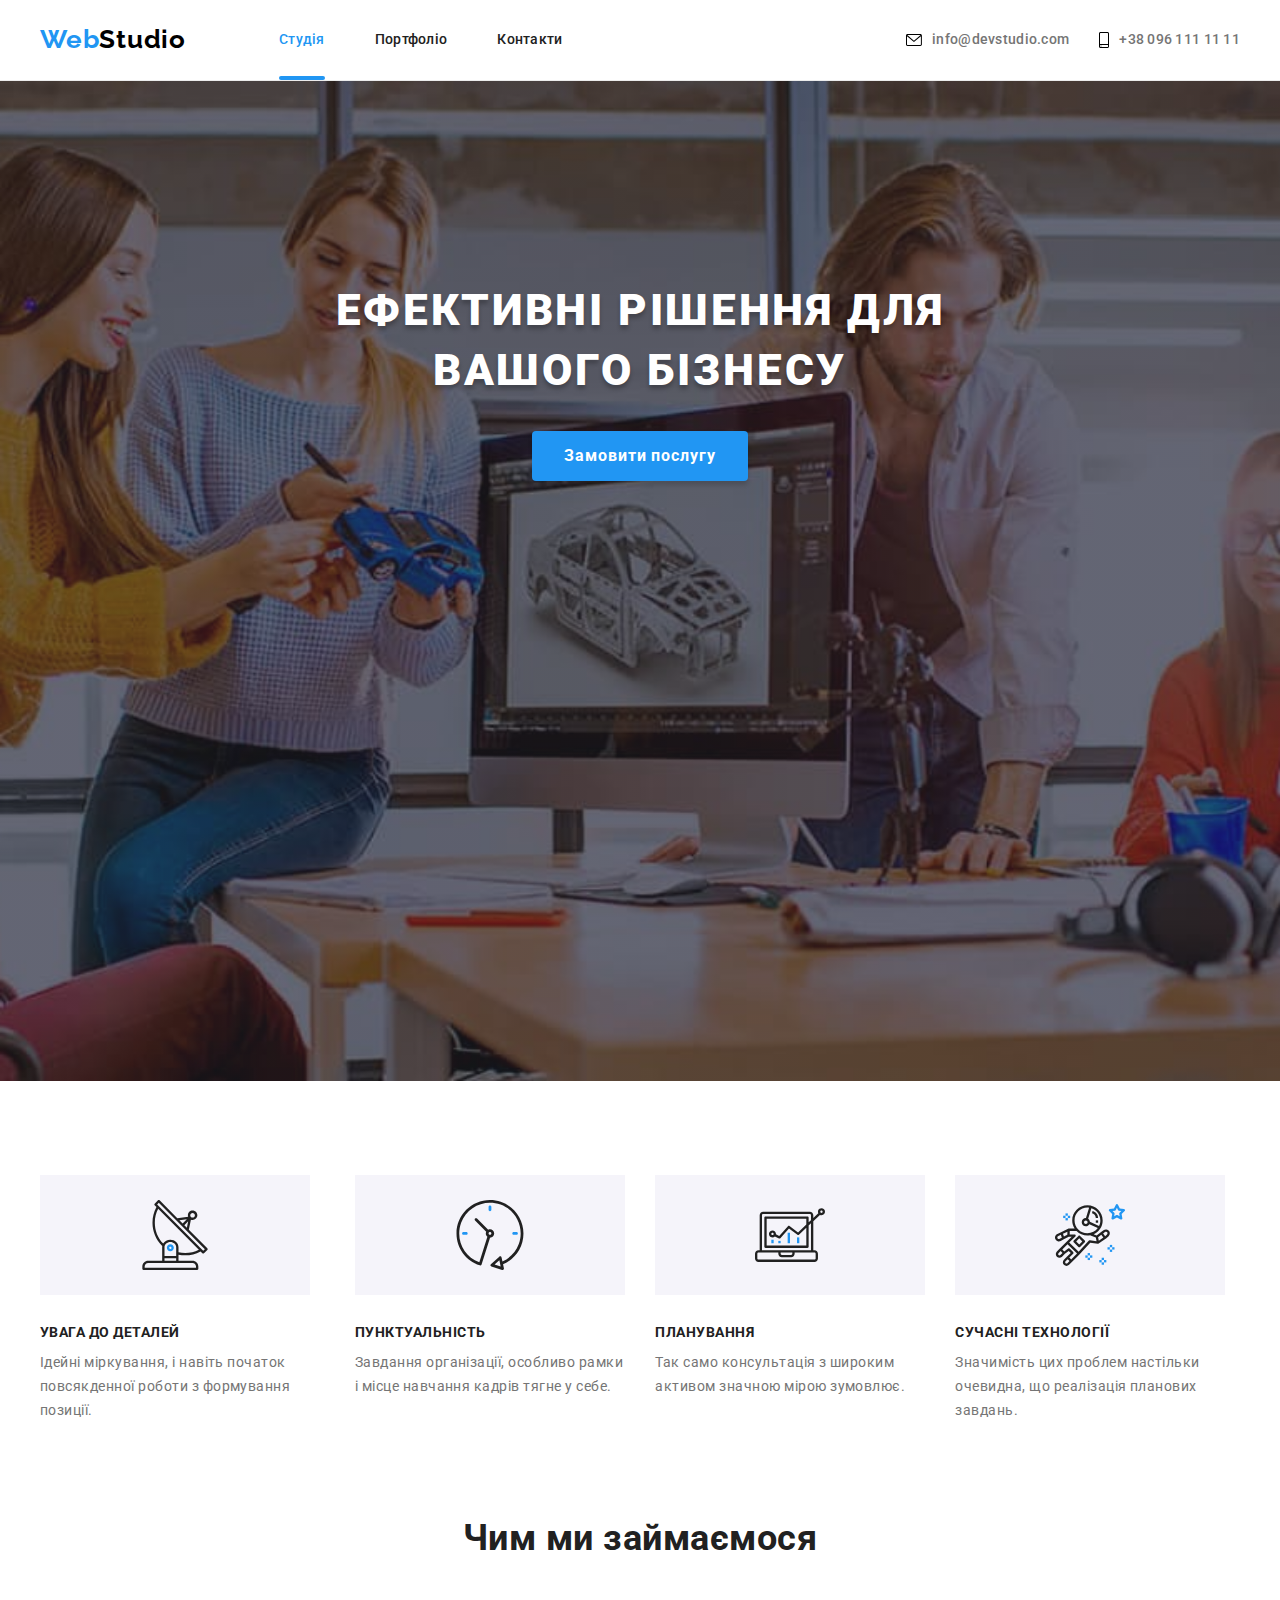
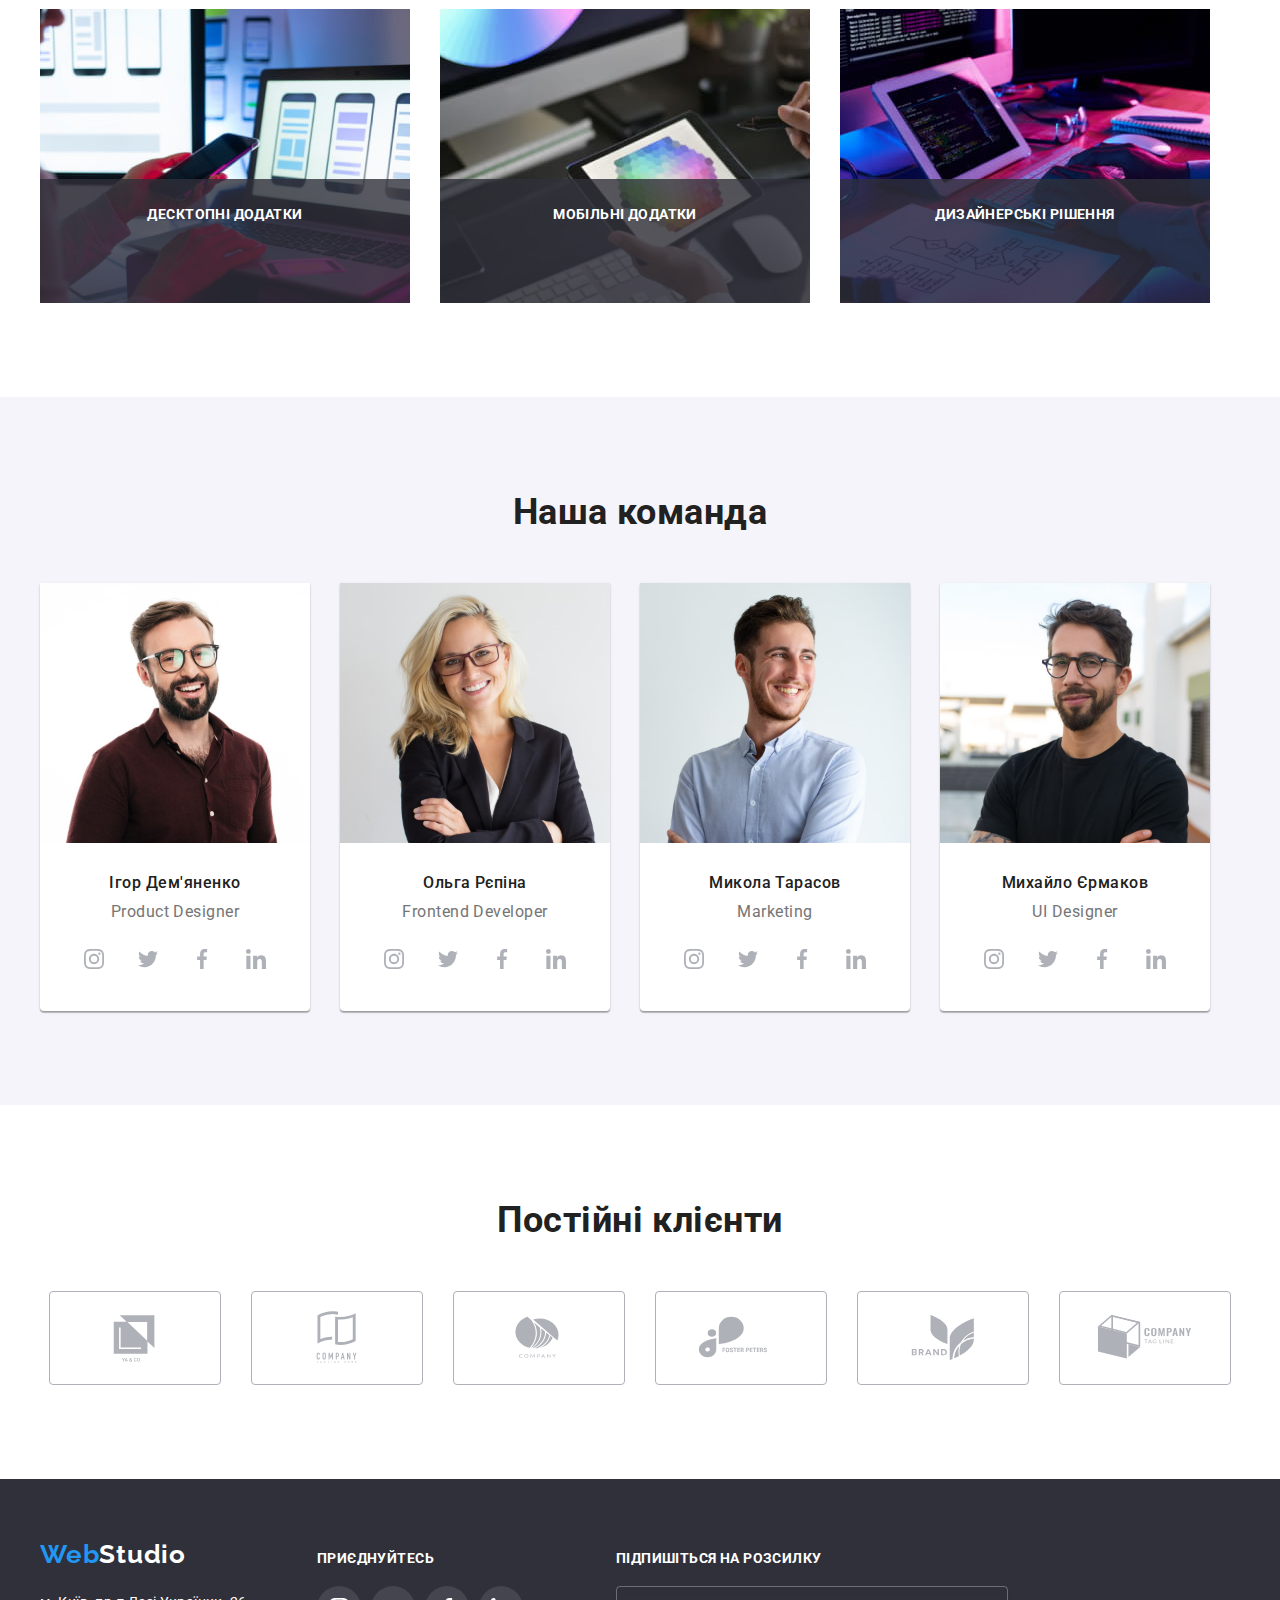
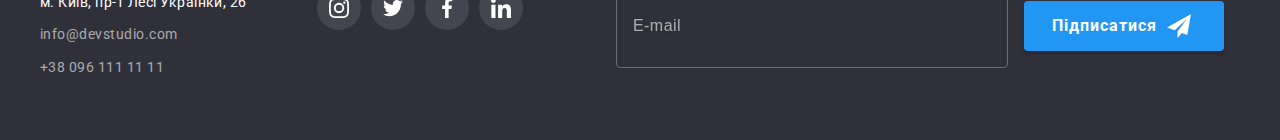
<file: index.html>
<!DOCTYPE html>
<html lang="Uk">
  <head>
    <meta charset="UTF-8" />
    <meta http-equiv="X-UA-Compatible" content="IE=edge" />
    <meta name="viewport" content="width=device-width, initial-scale=1.0" />
    <title>Студія</title>
    <!-- Fonts -->
    <link rel="preconnect" href="https://fonts.googleapis.com" />
    <link rel="preconnect" href="https://fonts.gstatic.com" crossorigin />
    <link
      href="https://fonts.googleapis.com/css2?family=Raleway:wght@700&family=Roboto:wght@400;500;700;900&display=swap"
      rel="stylesheet"
    />
    <!-- Modern-normalize CSS -->
    <link
      rel="stylesheet"
      href="https://cdnjs.cloudflare.com/ajax/libs/modern-normalize/1.1.0/modern-normalize.min.css"
      integrity="sha512-wpPYUAdjBVSE4KJnH1VR1HeZfpl1ub8YT/NKx4PuQ5NmX2tKuGu6U/JRp5y+Y8XG2tV+wKQpNHVUX03MfMFn9Q=="
      crossorigin="anonymous"
      referrerpolicy="no-referrer"
    />
    <!-- My CSS -->
    <link rel="stylesheet" href="./css/styles.css" />
  </head>
  <body>
    <!--
      |============================
      | Верхня лінія сторінки Студія
      |============================
    -->

    <header class="header">
      <div class="container header-flex">
        <a href="./index.html" class="logo-web">Web<span class="logo-studio">Studio</span></a>
        <nav class="nav">
          <ul class="nav-list">
            <li class="item"><a class="current" href="./index.html">Студія</a></li>
            <li class="item"><a href="./portfolio.html">Портфоліо</a></li>
            <li class="item"><a href="">Контакти</a></li>
          </ul>
        </nav>
        <ul class="contacts">
          <li class="contacts-item">
            <a class="mail" href="mailto:info@devstudio.com">
              <svg class="envelope" width="16" height="12">
                <use href="./images/sprite-icons.svg#icon-envelope"></use>
              </svg>
              info@devstudio.com
            </a>
          </li>
          <li class="contacts-item">
            <a class="tel" href="tel:+380961111111">
              <svg class="smartphone" width="10" height="16">
                <use href="./images/sprite-icons.svg#icon-smartphone"></use>
              </svg>
              +38 096 111 11 11</a
            >
          </li>
        </ul>
      </div>
    </header>

    <!--
    |============================
    | Основний контент сторінки Студія 
    |============================
      -->

    <main>
      <!--
        |============================
        | Герой (шапка) сторінки 
        |============================
      -->
      <section class="hero">
        <h1 class="hero-title">Ефективні рішення для вашого бізнесу</h1>
        <button type="button" class="button" data-modal-open>Замовити послугу</button>
      </section>

      <!--
        |============================
        | Особливості
        |============================
      -->

      <section class="section-features">
        <div class="container">
          <h2 class="visually-hidden">Особливості</h2>
          <ul class="feature-list">
            <li class="item">
              <div class="feature-box">
                <svg class="feature-icons" width="70" height="70">
                  <use href="./images/sprite-icons.svg#icon-antenna"></use>
                </svg>
              </div>
              <h3 class="subtitle">Увага до деталей</h3>
              <p>Ідейні міркування, і навіть початок повсякденної роботи з формування позиції.</p>
            </li>
            <li class="item">
              <div class="feature-box">
                <svg class="feature-icons" width="70" height="70">
                  <use href="./images/sprite-icons.svg#icon-clock"></use>
                </svg>
              </div>
              <h3 class="subtitle">Пунктуальність</h3>
              <p>Завдання організації, особливо рамки і місце навчання кадрів тягне у себе.</p>
            </li>
            <li class="item">
              <div class="feature-box">
                <svg class="feature-icons" width="70" height="70">
                  <use href="./images/sprite-icons.svg#icon-diagram"></use>
                </svg>
              </div>
              <h3 class="subtitle">Планування</h3>
              <p>Так само консультація з широким активом значною мірою зумовлює.</p>
            </li>
            <li class="item">
              <div class="feature-box">
                <svg class="feature-icons" width="70" height="70">
                  <use href="./images/sprite-icons.svg#icon-astronaut"></use>
                </svg>
              </div>
              <h3 class="subtitle">Сучасні технології</h3>
              <p>Значимість цих проблем настільки очевидна, що реалізація планових завдань.</p>
            </li>
          </ul>
        </div>
      </section>

      <!--
        |============================
        | Чим ми займаємося
        |============================
      -->

      <section class="section-work">
        <div class="container">
          <h2>Чим ми займаємося</h2>
          <ul class="work-list">
            <li class="item">
              <div class="work-thumb">
                <img
                  src="./images/box-1.jpg"
                  alt="Жінка користується телефоном та ноутбуком"
                  width="370"
                  height="294"
                />
                <p>Десктопні додатки</p>
              </div>
            </li>
            <li class="item">
              <div class="work-thumb">
                <img
                  src="./images/box-2.jpg"
                  alt="Дизайнер використовує планшет"
                  width="370"
                  height="294"
                />
                <p>Мобільні додатки</p>
              </div>
            </li>
            <li class="item">
              <div class="work-thumb">
                <img
                  src="./images/box-3.jpg"
                  alt="Чоловік займається програмуванням"
                  width="370"
                  height="294"
                />
                <p>Дизайнерські рішення</p>
              </div>
            </li>
          </ul>
        </div>
      </section>

      <!--
        |============================
        | Наша команда
        |============================
      -->

      <section class="section-team">
        <div class="container">
          <h2>Наша команда</h2>
          <ul class="team-list">
            <li class="item">
              <img src="./images/card-1.jpg" alt="Ігор Дем'яненко" width="270" height="260" />
              <div class="team-name">
                <h3>Ігор Дем'яненко</h3>
                <p lang="En">Product Designer</p>
                <ul class="social-list">
                  <li class="social-item">
                    <a
                      href="https://www.instagram.com/"
                      class="social-link"
                      target="_blank"
                      rel="nofollow noopener noreffer"
                    >
                      <svg class="social-icons" width="20" height="20">
                        <use href="./images/sprite-icons.svg#icon-instagram"></use>
                      </svg>
                    </a>
                  </li>
                  <li class="social-item">
                    <a
                      href="https://www.twitter.com/"
                      class="social-link"
                      target="_blank"
                      rel="nofollow noopener noreffer"
                    >
                      <svg class="social-icons" width="20" height="20">
                        <use href="./images/sprite-icons.svg#icon-twitter"></use>
                      </svg>
                    </a>
                  </li>
                  <li class="social-item">
                    <a
                      href="https://www.facebook.com/"
                      class="social-link"
                      target="_blank"
                      rel="nofollow noopener noreffer"
                    >
                      <svg class="social-icons" width="20" height="20">
                        <use href="./images/sprite-icons.svg#icon-facebook"></use>
                      </svg>
                    </a>
                  </li>
                  <li class="social-item">
                    <a
                      href="https://www.linkedin.com/"
                      class="social-link"
                      target="_blank"
                      rel="nofollow noopener noreffer"
                    >
                      <svg class="social-icons" width="20" height="20">
                        <use href="./images/sprite-icons.svg#icon-linkedin"></use>
                      </svg>
                    </a>
                  </li>
                </ul>
              </div>
            </li>

            <li class="item">
              <img src="./images/card-2.jpg" alt="Ольга Рєпіна" width="270" height="260" />
              <div class="team-name">
                <h3>Ольга Рєпіна</h3>
                <p lang="En">Frontend Developer</p>
                <ul class="social-list">
                  <li class="social-item">
                    <a
                      href="https://www.instagram.com/"
                      class="social-link"
                      target="_blank"
                      rel="nofollow noopener noreffer"
                    >
                      <svg class="social-icons" width="20" height="20">
                        <use href="./images/sprite-icons.svg#icon-instagram"></use>
                      </svg>
                    </a>
                  </li>
                  <li class="social-item">
                    <a
                      href="https://www.twitter.com/"
                      class="social-link"
                      target="_blank"
                      rel="nofollow noopener noreffer"
                    >
                      <svg class="social-icons" width="20" height="20">
                        <use href="./images/sprite-icons.svg#icon-twitter"></use>
                      </svg>
                    </a>
                  </li>
                  <li class="social-item">
                    <a
                      href="https://www.facebook.com/"
                      class="social-link"
                      target="_blank"
                      rel="nofollow noopener noreffer"
                    >
                      <svg class="social-icons" width="20" height="20">
                        <use href="./images/sprite-icons.svg#icon-facebook"></use>
                      </svg>
                    </a>
                  </li>
                  <li class="social-item">
                    <a
                      href="https://www.linkedin.com/"
                      class="social-link"
                      target="_blank"
                      rel="nofollow noopener noreffer"
                    >
                      <svg class="social-icons" width="20" height="20">
                        <use href="./images/sprite-icons.svg#icon-linkedin"></use>
                      </svg>
                    </a>
                  </li>
                </ul>
              </div>
            </li>

            <li class="item">
              <img src="./images/card-3.jpg" alt="Микола Тарасов" width="270" height="260" />
              <div class="team-name">
                <h3>Микола Тарасов</h3>
                <p lang="En">Marketing</p>
                <ul class="social-list">
                  <li class="social-item">
                    <a
                      href="https://www.instagram.com/"
                      class="social-link"
                      target="_blank"
                      rel="nofollow noopener noreffer"
                    >
                      <svg class="social-icons" width="20" height="20">
                        <use href="./images/sprite-icons.svg#icon-instagram"></use>
                      </svg>
                    </a>
                  </li>
                  <li class="social-item">
                    <a
                      href="https://www.twitter.com/"
                      class="social-link"
                      target="_blank"
                      rel="nofollow noopener noreffer"
                    >
                      <svg class="social-icons" width="20" height="20">
                        <use href="./images/sprite-icons.svg#icon-twitter"></use>
                      </svg>
                    </a>
                  </li>
                  <li class="social-item">
                    <a
                      href="https://www.facebook.com/"
                      class="social-link"
                      target="_blank"
                      rel="nofollow noopener noreffer"
                    >
                      <svg class="social-icons" width="20" height="20">
                        <use href="./images/sprite-icons.svg#icon-facebook"></use>
                      </svg>
                    </a>
                  </li>
                  <li class="social-item">
                    <a
                      href="https://www.linkedin.com/"
                      class="social-link"
                      target="_blank"
                      rel="nofollow noopener noreffer"
                    >
                      <svg class="social-icons" width="20" height="20">
                        <use href="./images/sprite-icons.svg#icon-linkedin"></use>
                      </svg>
                    </a>
                  </li>
                </ul>
              </div>
            </li>

            <li class="item">
              <img src="./images/card-4.jpg" alt="Михайло Єрмаков" width="270" height="260" />
              <div class="team-name">
                <h3>Михайло Єрмаков</h3>
                <p lang="En">UI Designer</p>
                <ul class="social-list">
                  <li class="social-item">
                    <a
                      href="https://www.instagram.com/"
                      class="social-link"
                      target="_blank"
                      rel="nofollow noopener noreffer"
                    >
                      <svg class="social-icons" width="20" height="20">
                        <use href="./images/sprite-icons.svg#icon-instagram"></use>
                      </svg>
                    </a>
                  </li>
                  <li class="social-item">
                    <a
                      href="https://www.twitter.com/"
                      class="social-link"
                      target="_blank"
                      rel="nofollow noopener noreffer"
                    >
                      <svg class="social-icons" width="20" height="20">
                        <use href="./images/sprite-icons.svg#icon-twitter"></use>
                      </svg>
                    </a>
                  </li>
                  <li class="social-item">
                    <a
                      href="https://www.facebook.com/"
                      class="social-link"
                      target="_blank"
                      rel="nofollow noopener noreffer"
                    >
                      <svg class="social-icons" width="20" height="20">
                        <use href="./images/sprite-icons.svg#icon-facebook"></use>
                      </svg>
                    </a>
                  </li>
                  <li class="social-item">
                    <a
                      href="https://www.linkedin.com/"
                      class="social-link"
                      target="_blank"
                      rel="nofollow noopener noreffer"
                    >
                      <svg class="social-icons" width="20" height="20">
                        <use href="./images/sprite-icons.svg#icon-linkedin"></use>
                      </svg>
                    </a>
                  </li>
                </ul>
              </div>
            </li>
          </ul>
        </div>
      </section>

      <!--
        |============================
        | ПОСТІЙНІ КЛІЄНТИ
        |============================
      -->

      <section class="section-clients">
        <div class="container">
          <h2>Постійні клієнти</h2>
          <ul class="list">
            <li class="item">
              <a href="" class="link">
                <svg class="client-icons" width="106" height="60">
                  <use href="./images/sprite-icons.svg#icon-client-6"></use>
                </svg>
              </a>
            </li>
            <li class="item">
              <a href="" class="link">
                <svg class="client-icons" width="106" height="60">
                  <use href="./images/sprite-icons.svg#icon-client-5"></use>
                </svg>
              </a>
            </li>
            <li class="item">
              <a href="" class="link">
                <svg class="client-icons" width="106" height="60">
                  <use href="./images/sprite-icons.svg#icon-client-4"></use>
                </svg>
              </a>
            </li>
            <li class="item">
              <a href="" class="link">
                <svg class="client-icons" width="106" height="60">
                  <use href="./images/sprite-icons.svg#icon-client-3"></use>
                </svg>
              </a>
            </li>
            <li class="item">
              <a href="" class="link">
                <svg class="client-icons" width="106" height="60">
                  <use href="./images/sprite-icons.svg#icon-client-2"></use>
                </svg>
              </a>
            </li>
            <li class="item">
              <a href="" class="link">
                <svg class="client-icons" width="106" height="60">
                  <use href="./images/sprite-icons.svg#icon-client-1"></use>
                </svg>
              </a>
            </li>
          </ul>
        </div>
      </section>
    </main>

    <!--
      |============================
      | Підвал сторінки Студія
      |============================
    -->

    <footer class="footer">
      <div class="container footer-flex">
        <div>
          <a href="./index.html" class="logo-web">Web<span class="logo-studio">Studio</span></a>
          <address class="footer-address">
            <ul class="address-list">
              <li class="address-item">
                <a
                  class="address"
                  href="https://goo.gl/maps/hQi6V8cCwgHhLjm26"
                  target="_blank"
                  rel="nofollow noopener noreffer"
                  >м. Київ, пр-т Лесі Українки, 26</a
                >
              </li>
              <li class="address-item">
                <a href="mailto:info@devstudio.com">info@devstudio.com</a>
              </li>
              <li class="address-item"><a href="tel:+380961111111">+38 096 111 11 11</a></li>
            </ul>
          </address>
        </div>
        <div class="social">
          <p class="social-title">Приєднуйтесь</p>
          <ul class="list">
            <li class="item">
              <a
                href="https://www.instagram.com/"
                class="link"
                target="_blank"
                rel="nofollow noopener noreffer"
              >
                <svg class="social-icons" width="20" height="20">
                  <use href="./images/sprite-icons.svg#icon-instagram"></use>
                </svg>
              </a>
            </li>
            <li class="item">
              <a
                href="https://twitter.com/?lang=uk"
                class="link"
                target="_blank"
                rel="nofollow noopener noreffer"
                ><svg class="social-icons" width="20" height="20">
                  <use href="./images/sprite-icons.svg#icon-twitter"></use>
                </svg>
              </a>
            </li>
            <li class="item">
              <a
                href="https://www.facebook.com/"
                class="link"
                target="_blank"
                rel="nofollow noopener noreffer"
                ><svg class="social-icons" width="20" height="20">
                  <use href="./images/sprite-icons.svg#icon-facebook"></use>
                </svg>
              </a>
            </li>
            <li class="item">
              <a
                href="https://www.linkedin.com/"
                class="link"
                target="_blank"
                rel="nofollow noopener noreffer"
                ><svg class="social-icons" width="20" height="20">
                  <use href="./images/sprite-icons.svg#icon-linkedin"></use>
                </svg>
              </a>
            </li>
          </ul>
        </div>
        <form class="subscription" action="subscription">
          <p class="social-title">Підпишіться на розсилку</p>
          <label>
            <input class="email" name="email" type="email" placeholder="E-mail" />
          </label>

          <button class="button" type="submit">
            Підписатися
            <svg class="send" width="24" height="24">
              <use href="./images/sprite-icons.svg#send"></use>
            </svg>
          </button>
        </form>
      </div>
    </footer>

    <!--
      |============================
      | Модальне вікно
      |============================
    -->
    <div class="backdrop is-hidden" data-modal>
      <div class="modal">
        <form name="order">
          <h2>Залиште свої дані, ми вам передзвонимо</h2>
          <div class="form-field">
            <label for="name">Ім&#8217;я</label>
            <input class="text-field" type="text" name="name" id="name" />
            <svg class="form-icon" width="18" height="18">
              <use href="./images/sprite-icons.svg#person"></use>
            </svg>
          </div>

          <div class="form-field">
            <label for="tel">Телефон</label>
            <input class="text-field" type="tel" name="phone_number" id="tel" />
            <svg class="form-icon" width="18" height="18">
              <use href="./images/sprite-icons.svg#phone-black"></use>
            </svg>
          </div>

          <div class="form-field">
            <label for="email">Пошта</label>
            <input class="text-field" type="email" name="email" id="email" />
            <svg class="form-icon" width="18" height="18">
              <use href="./images/sprite-icons.svg#email-black"></use>
            </svg>
          </div>

          <div class="form-field">
            <label for="comment">Коментар</label>
            <textarea name="comment" id="comment" rows="5" placeholder="Введіть текст"></textarea>
          </div>

          <div class="licence">
            <label class="licence-lable" for="licence">
              <input class="checkbox" type="checkbox" name="licence" id="licence" />
              <span class="icon">
                <svg width="16" height="15">
                  <use href="./images/sprite-icons.svg#icon-check-full"></use>
                </svg>
              </span>
              Погоджуюся з розсилкою та приймаю <a class="licence-link" href="">Умови договору</a>
            </label>
          </div>

          <button class="btn" type="submit">Відправити</button>
        </form>

        <button class="close" type="button" data-modal-close>
          <svg class="modal-close" width="11" height="11">
            <use href="./images/sprite-icons.svg#icon-cross"></use>
          </svg>
        </button>
      </div>
    </div>

    <!-- Підключаємо модальне вікно -->

    <script src="./js/modal.js"></script>
  </body>
</html>
</file>
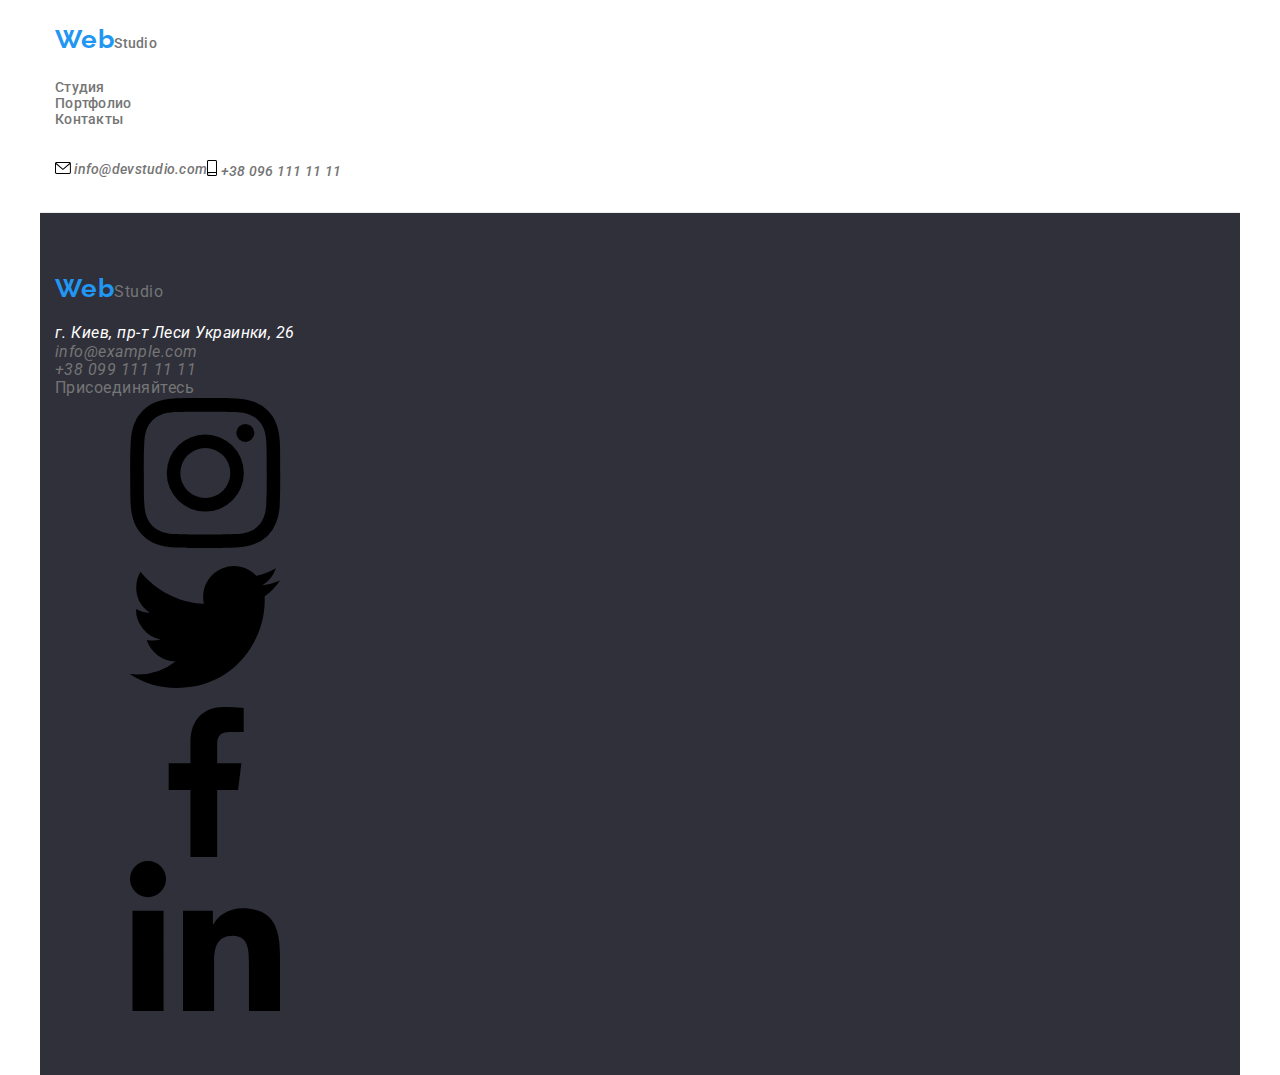
<file: contacts.html>
<!DOCTYPE html>
<html lang="ru">

<head>
    <meta charset="UTF-8">
    <meta name="viewport" content="width=device-width, initial-scale=1.0">
    <title>Web Studio</title>
    <link rel="preconnect" href="https://fonts.gstatic.com">
    <link
        href="https://fonts.googleapis.com/css2?family=Raleway:wght@700&family=Roboto:wght@400;500;700;900&display=swap"
        rel="stylesheet">
    <link rel="stylesheet"
        href="https://cdnjs.cloudflare.com/ajax/libs/modern-normalize/1.0.0/modern-normalize.min.css" />
    <link rel="stylesheet" href="./css/styles.css">
</head>

<body>
    <!--Шапка сайта-->
    <header class="border-header">
        <div class="container header">
            <nav class="main-nav">
                <a href="./index.html" class="logo">
                    <span class="logo-web">Web</span><span class="logo-studio-header">Studio</span>
                </a>
                <ul class="site-nav list">
                    <li class="item"><a href="./index.html" class="link">Студия</a></li>
                    <li class="item"><a href="./portfolio.html" class="link">Портфолио</a></li>
                    <li class="item"><a href="./contacts.html" class="link current">Контакты</a></li>
                </ul>
            </nav>
            <address>
                <ul class="contacts list">
                    <li class="item mail">
                        <a href="mailto:info@devstudio.com" class="contact">
                            <svg class="icon-envelope" width="16" height="12">
                                <use href="./images/svg/sprite.svg#icon-envelope"></use>
                            </svg>
                            <span>info@devstudio.com</span>
                        </a>
                    </li>
                    <li class="item tel">
                        <a href="tel:+380961111111" class="contact">
                            <svg class="icon-smartphone" width="10" height="16">
                                <use href="./images/svg/sprite.svg#icon-smartphone"></use>
                            </svg>
                            <span>+38 096 111 11 11</span>
                        </a>
                    </li>
                </ul>
            </address>
        </div>
    </header>

    <main>
        
    </main>

    <!--Футер-->
    <footer>
        <div class="container footer">
            <div class="address-footer">
                <a href="/" class="logo">
                    <span class="logo-web">Web</span><span class="logo-studio-footer">Studio</span>
                </a>
                <address class="address">г. Киев, пр-т Леси Украинки, 26</address>
                <address>
                    <ul class="contacts-footer list">
                        <li class="item"><a href="mailto:info@example.com" class="contact-footer">info@example.com</a>
                        </li>
                        <li class="item"><a href="tel:+380991111111" class="contact-footer">+38 099 111 11 11</a></li>
                    </ul>
                </address>
            </div>

            <div class="accost">
                <p>Присоединяйтесь</p>
                <ul class="network-list-company list">
                    <li class="item">
                        <a href="#" class="network-link-company">
                            <svg class="icon-network-company">
                                <use href="./images/svg/sprite.svg#icon-instagram"></use>
                            </svg>
                        </a>
                    </li>
                    <li class="item">
                        <a href="#" class="network-link-company">
                            <svg class="icon-network-company">
                                <use href="./images/svg/sprite.svg#icon-twitter"></use>
                            </svg>
                        </a>
                    </li>
                    <li class="item">
                        <a href="#" class="network-link-company">
                            <svg class="icon-network-company">
                                <use href="./images/svg/sprite.svg#icon-facebook"></use>
                            </svg>
                        </a>
                    </li>
                    <li class="item">
                        <a href="#" class="network-link-company">
                            <svg class="icon-network-company">
                                <use href="./images/svg/sprite.svg#icon-linkedin"></use>
                            </svg>
                        </a>
                    </li>
                </ul>

            </div>
        </div>
    </footer>

</body>

</html>
</file>
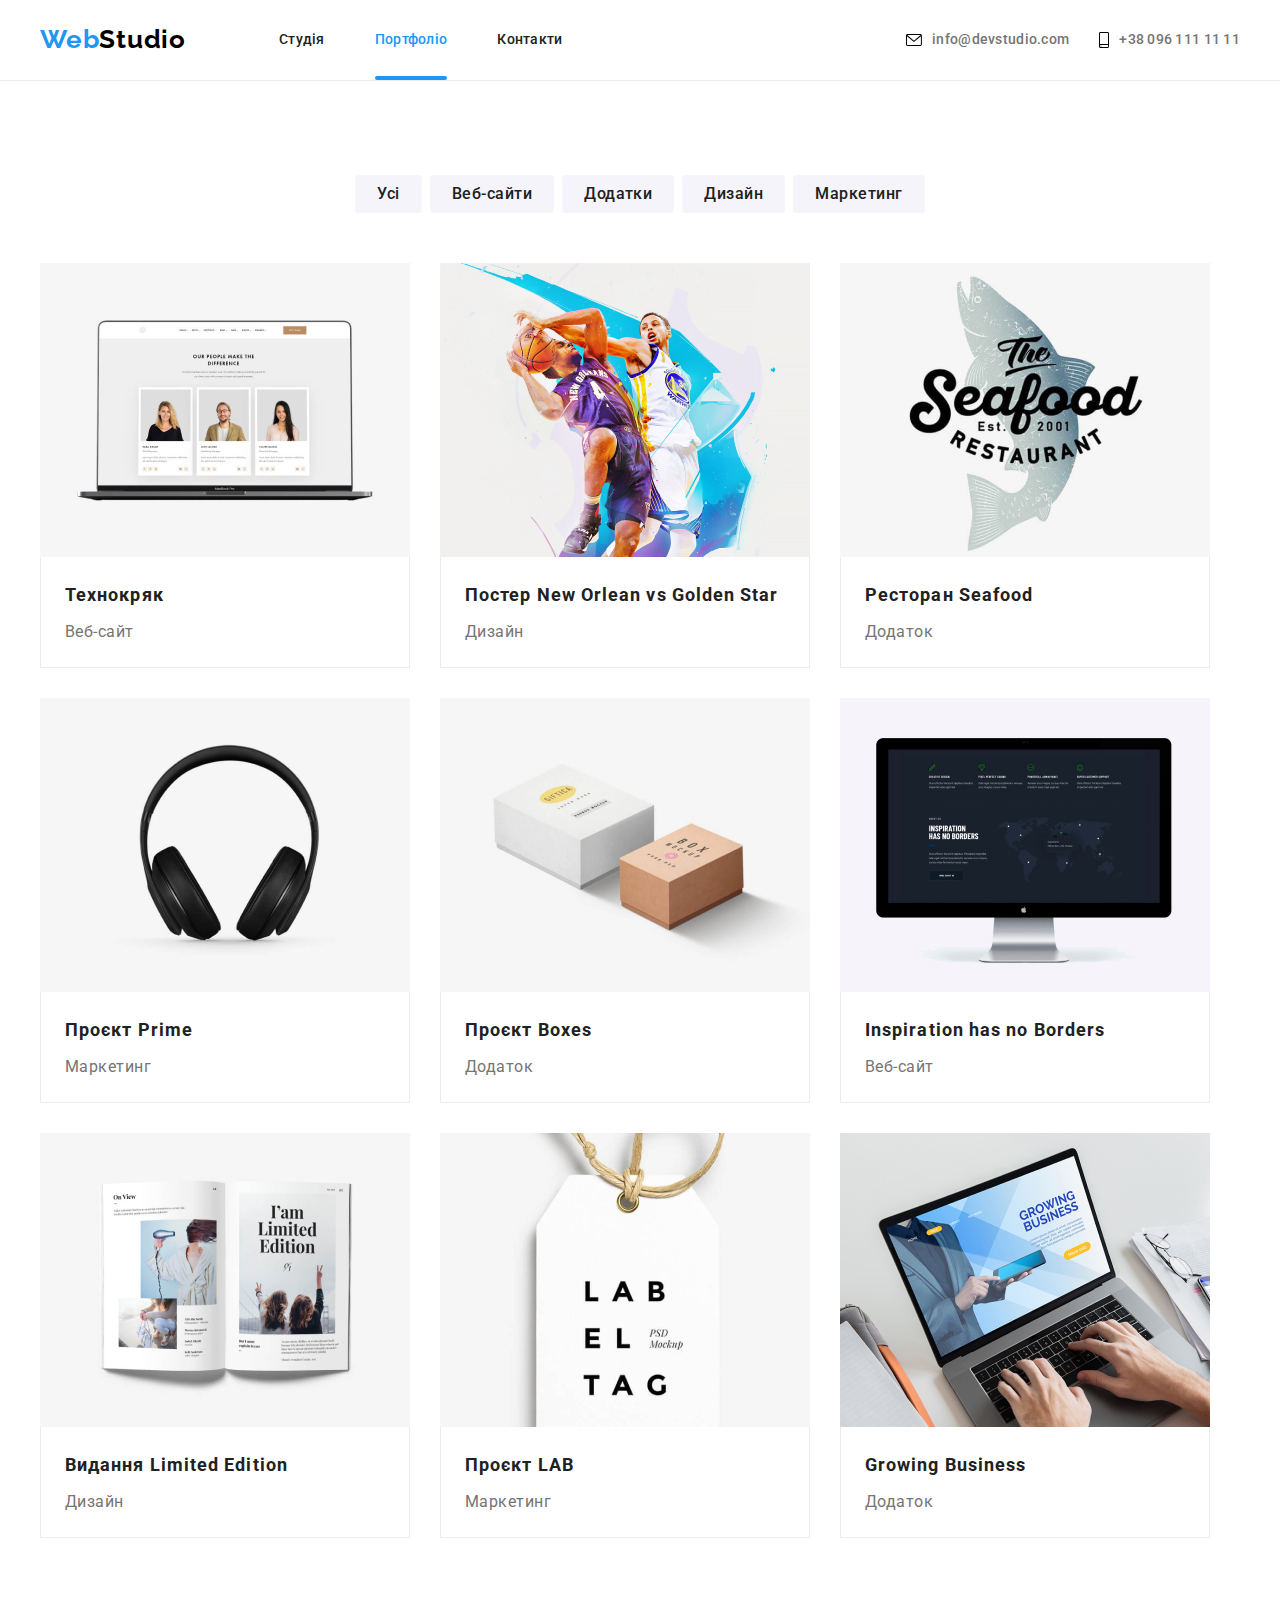
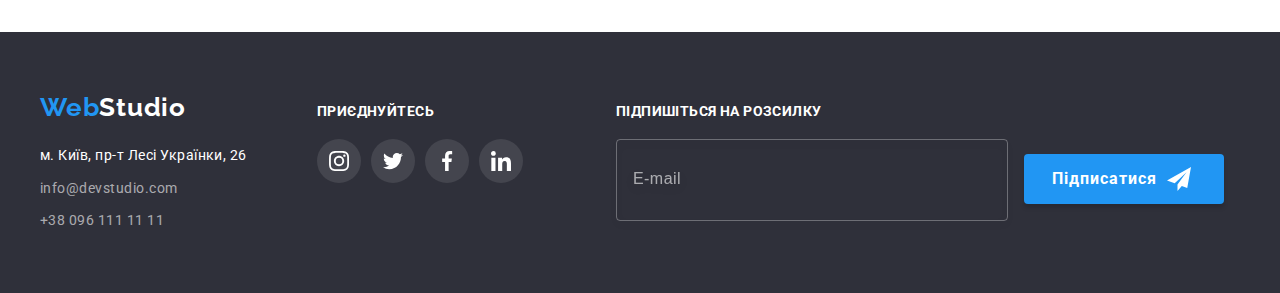
<file: portfolio.html>
<!DOCTYPE html>
<html lang="Uk">
  <head>
    <meta charset="UTF-8" />
    <meta http-equiv="X-UA-Compatible" content="IE=edge" />
    <meta name="viewport" content="width=device-width, initial-scale=1.0" />
    <title>Портфоліо</title>
    <!-- Fonts -->
    <link rel="preconnect" href="https://fonts.googleapis.com" />
    <link rel="preconnect" href="https://fonts.gstatic.com" crossorigin />
    <link
      href="https://fonts.googleapis.com/css2?family=Raleway:wght@700&family=Roboto:wght@400;500;700;900&display=swap"
      rel="stylesheet"
    />
    <!-- Modern-normalize CSS -->
    <link
      rel="stylesheet"
      href="https://cdnjs.cloudflare.com/ajax/libs/modern-normalize/1.1.0/modern-normalize.min.css"
      integrity="sha512-wpPYUAdjBVSE4KJnH1VR1HeZfpl1ub8YT/NKx4PuQ5NmX2tKuGu6U/JRp5y+Y8XG2tV+wKQpNHVUX03MfMFn9Q=="
      crossorigin="anonymous"
      referrerpolicy="no-referrer"
    />
    <!-- My CSS -->
    <link rel="stylesheet" href="./css/styles.css" />
  </head>
  <body>
    <!--
      |============================
      | Верхня лінія сторінки
      |============================
    -->

    <header class="header section">
      <div class="container header-flex">
        <a href="./index.html" class="logo-web">Web<span class="logo-studio">Studio</span></a>
        <nav class="nav">
          <ul class="nav-list">
            <li class="item"><a href="./index.html">Студія</a></li>
            <li class="item"><a class="current" href="./portfolio.html">Портфоліо</a></li>
            <li class="item"><a href="">Контакти</a></li>
          </ul>
        </nav>
        <ul class="contacts">
          <li class="contacts-item">
            <a class="mail" href="mailto:info@devstudio.com">
              <svg class="envelope" width="16" height="12">
                <use href="./images/sprite-icons.svg#icon-envelope"></use>
              </svg>
              info@devstudio.com
            </a>
          </li>
          <li class="contacts-item">
            <a class="tel" href="tel:+380961111111">
              <svg class="smartphone" width="10" height="16">
                <use href="./images/sprite-icons.svg#icon-smartphone"></use>
              </svg>
              +38 096 111 11 11</a
            >
          </li>
        </ul>
      </div>
    </header>

    <!--
      |============================
      | Основний контент сторінки Портфоліо
      |============================
    -->

    <main>
      <section class="section-projects section">
        <h1 class="visually-hidden">Проєкти</h1>
        <div class="container">
          <!-- Фільтри сторінки Портфоліо -->

          <ul class="filters">
            <li class="item">
              <button type="button" class="button">Усі</button>
            </li>
            <li class="item">
              <button type="button" class="button">Веб-сайти</button>
            </li>
            <li class="item">
              <button type="button" class="button">Додатки</button>
            </li>
            <li class="item">
              <button type="button" class="button">Дизайн</button>
            </li>
            <li class="item">
              <button type="button" class="button">Маркетинг</button>
            </li>
          </ul>

          <!--
            |============================
            | Проєкти
            |============================
          -->
          <ul class="project-list">
            <li class="list-item">
              <a href="" class="project-link">
                <div class="project-thumb">
                  <img src="./images/project-1.jpg" alt="Веб-сайт" width="370" height="294" />
                  <p class="overlay">
                    Ресурс пропонує комплексні пропозиції з різним рівнем функціоналу та сервісів.
                    Все це дозволить відвідувачу отримати вичерпні відомості про компанію чи
                    приватну особу.
                  </p>
                </div>
                <div class="project-name">
                  <h2>Технокряк</h2>
                  <p>Веб-сайт</p>
                </div>
              </a>
            </li>

            <li class="list-item">
              <a href="" class="project-link">
                <div class="project-thumb">
                  <img src="./images/project-2.jpg" alt="Баскетболісти" width="370" height="294" />
                  <p class="overlay">
                    Ресурс пропонує комплексні пропозиції з різним рівнем функціоналу та сервісів.
                    Все це дозволить відвідувачу отримати вичерпні відомості про компанію чи
                    приватну особу.
                  </p>
                </div>
                <div class="project-name">
                  <h2>Постер <span lang="En">New Orlean vs Golden Star</span></h2>
                  <p>Дизайн</p>
                </div>
              </a>
            </li>
            <li class="list-item">
              <a href="" class="project-link">
                <div class="project-thumb">
                  <img
                    src="./images/project-3.jpg"
                    alt="Емблема ресторану"
                    width="370"
                    height="294"
                  />
                  <p class="overlay">
                    Ресурс пропонує комплексні пропозиції з різним рівнем функціоналу та сервісів.
                    Все це дозволить відвідувачу отримати вичерпні відомості про компанію чи
                    приватну особу.
                  </p>
                </div>
                <div class="project-name">
                  <h2>Ресторан <span lang="En">Seafood</span></h2>
                  <p>Додаток</p>
                </div>
              </a>
            </li>

            <li class="list-item">
              <a href="" class="project-link"
                ><div class="project-thumb">
                  <img src="./images/project-4.jpg" alt="Навушники" width="370" height="294" />
                  <p class="overlay">
                    Ресурс пропонує комплексні пропозиції з різним рівнем функціоналу та сервісів.
                    Все це дозволить відвідувачу отримати вичерпні відомості про компанію чи
                    приватну особу.
                  </p>
                </div>
                <div class="project-name">
                  <h2>Проєкт <span lang="En">Prime</span></h2>
                  <p>Маркетинг</p>
                </div></a
              >
            </li>

            <li class="list-item">
              <a href="" class="project-link"
                ><div class="project-thumb">
                  <img src="./images/project-5.jpg" alt="Дві коробки" width="370" height="294" />
                  <p class="overlay">
                    Ресурс пропонує комплексні пропозиції з різним рівнем функціоналу та сервісів.
                    Все це дозволить відвідувачу отримати вичерпні відомості про компанію чи
                    приватну особу.
                  </p>
                </div>
                <div class="project-name">
                  <h2>Проєкт <span lang="En">Boxes</span></h2>
                  <p>Додаток</p>
                </div></a
              >
            </li>

            <li class="list-item">
              <a href="" class="project-link"
                ><div class="project-thumb">
                  <img src="./images/project-6.jpg" alt="Монітор" width="370" height="294" />
                  <p class="overlay">
                    Ресурс пропонує комплексні пропозиції з різним рівнем функціоналу та сервісів.
                    Все це дозволить відвідувачу отримати вичерпні відомості про компанію чи
                    приватну особу.
                  </p>
                </div>
                <div class="project-name">
                  <h2><span lang="En">Inspiration has no Borders</span></h2>
                  <p>Веб-сайт</p>
                </div></a
              >
            </li>

            <li class="list-item">
              <a href="" class="project-link"
                ><div class="project-thumb">
                  <img
                    src="./images/project-7.jpg"
                    alt="Розгорнута книга"
                    width="370"
                    height="294"
                  />
                  <p class="overlay">
                    Ресурс пропонує комплексні пропозиції з різним рівнем функціоналу та сервісів.
                    Все це дозволить відвідувачу отримати вичерпні відомості про компанію чи
                    приватну особу.
                  </p>
                </div>
                <div class="project-name">
                  <h2>Видання <span lang="En">Limited Edition</span></h2>
                  <p>Дизайн</p>
                </div></a
              >
            </li>

            <li class="list-item">
              <a href="" class="project-link"
                ><div class="project-thumb">
                  <img src="./images/project-8.jpg" alt="Бірка" width="370" height="294" />
                  <p class="overlay">
                    Ресурс пропонує комплексні пропозиції з різним рівнем функціоналу та сервісів.
                    Все це дозволить відвідувачу отримати вичерпні відомості про компанію чи
                    приватну особу.
                  </p>
                </div>
                <div class="project-name">
                  <h2>Проєкт <span lang="En">LAB</span></h2>
                  <p>Маркетинг</p>
                </div></a
              >
            </li>

            <li class="list-item">
              <a href="" class="project-link">
                <div class="project-thumb">
                  <img
                    src="./images/project-9.jpg"
                    alt="Чоловік працює за ноутбуком"
                    width="370"
                    height="294"
                  />
                  <p class="overlay">
                    Ресурс пропонує комплексні пропозиції з різним рівнем функціоналу та сервісів.
                    Все це дозволить відвідувачу отримати вичерпні відомості про компанію чи
                    приватну особу.
                  </p>
                </div>
                <div class="project-name">
                  <h2><span lang="En">Growing Business</span></h2>
                  <p>Додаток</p>
                </div></a
              >
            </li>
          </ul>
        </div>
      </section>
    </main>

    <!--
      |============================
      | Підвал сторінки
      |============================
    -->

    <footer class="footer">
      <div class="container footer-flex">
        <div>
          <a href="./index.html" class="logo-web">Web<span class="logo-studio">Studio</span></a>
          <address class="footer-address">
            <ul class="address-list">
              <li class="address-item">
                <a
                  class="address"
                  href="https://goo.gl/maps/hQi6V8cCwgHhLjm26"
                  target="_blank"
                  rel="nofollow noopener noreffer"
                  >м. Київ, пр-т Лесі Українки, 26</a
                >
              </li>
              <li class="address-item">
                <a href="mailto:info@devstudio.com">info@devstudio.com</a>
              </li>
              <li class="address-item"><a href="tel:+380961111111">+38 096 111 11 11</a></li>
            </ul>
          </address>
        </div>
        <div class="social">
          <p class="social-title">Приєднуйтесь</p>
          <ul class="list">
            <li class="item">
              <a
                href="https://www.instagram.com/"
                class="link"
                target="_blank"
                rel="nofollow noopener noreffer"
              >
                <svg class="social-icons" width="20" height="20">
                  <use href="./images/sprite-icons.svg#icon-instagram"></use>
                </svg>
              </a>
            </li>
            <li class="item">
              <a
                href="https://twitter.com/?lang=uk"
                class="link"
                target="_blank"
                rel="nofollow noopener noreffer"
                ><svg class="social-icons" width="20" height="20">
                  <use href="./images/sprite-icons.svg#icon-twitter"></use>
                </svg>
              </a>
            </li>
            <li class="item">
              <a
                href="https://www.facebook.com/"
                class="link"
                target="_blank"
                rel="nofollow noopener noreffer"
                ><svg class="social-icons" width="20" height="20">
                  <use href="./images/sprite-icons.svg#icon-facebook"></use>
                </svg>
              </a>
            </li>
            <li class="item">
              <a
                href="https://www.linkedin.com/"
                class="link"
                target="_blank"
                rel="nofollow noopener noreffer"
                ><svg class="social-icons" width="20" height="20">
                  <use href="./images/sprite-icons.svg#icon-linkedin"></use>
                </svg>
              </a>
            </li>
          </ul>
        </div>
        <form class="subscription" action="subscription">
          <p class="social-title">Підпишіться на розсилку</p>
          <label>
            <input class="email" name="email" type="email" placeholder="E-mail" />
          </label>
          <button class="button" type="submit">
            Підписатися
            <svg class="send" width="24" height="24">
              <use href="./images/sprite-icons.svg#send"></use>
            </svg>
          </button>
        </form>
      </div>
    </footer>
  </body>
</html>
</file>
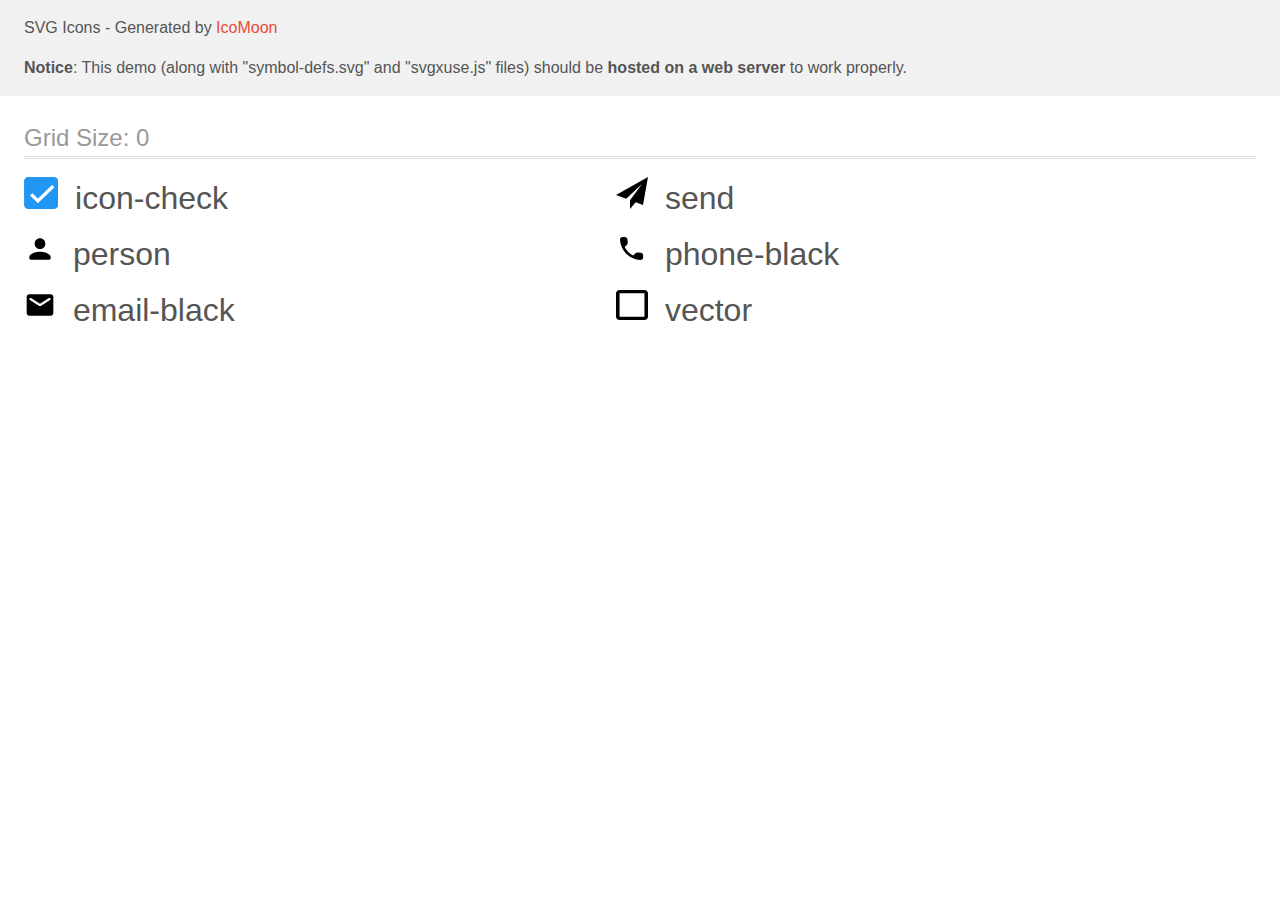
<file: images/icons/modal-icons/icomoon (9)/demo-external-svg.html>
<!doctype html>
<html>
<head>
    <title>IcoMoon - SVG Icons</title>
    <meta charset="utf-8">
    <meta name="viewport" content="width=device-width, initial-scale=1">
    <link rel="stylesheet" href="demo-files/demo.css">
    <link rel="stylesheet" href="style.css">
</head>
<body>
<header class="bgc1 clearfix">
<div class="mhl">
    <p>SVG Icons - Generated by <a href="https://icomoon.io/app">IcoMoon</a></p><p><strong>Notice</strong>: This demo (along with "symbol-defs.svg" and "svgxuse.js" files) should be <b>hosted on a web server</b> to work properly.</p>
</div>
</header>
    <div class="clearfix mhl ptl">
        <h1 class="mvm mtn fgc1">Grid Size: 0</h1>
        <div class="glyph fs1">
            <div class="clearfix pbs">
                <svg class="icon icon-check"><use xlink:href="symbol-defs.svg#icon-check"></use></svg><span class="name"> icon-check</span>
            </div>
        </div>
        <div class="glyph fs1">
            <div class="clearfix pbs">
                <svg class="icon send"><use xlink:href="symbol-defs.svg#send"></use></svg><span class="name"> send</span>
            </div>
        </div>
        <div class="glyph fs1">
            <div class="clearfix pbs">
                <svg class="icon person"><use xlink:href="symbol-defs.svg#person"></use></svg><span class="name"> person</span>
            </div>
        </div>
        <div class="glyph fs1">
            <div class="clearfix pbs">
                <svg class="icon phone-black"><use xlink:href="symbol-defs.svg#phone-black"></use></svg><span class="name"> phone-black</span>
            </div>
        </div>
        <div class="glyph fs1">
            <div class="clearfix pbs">
                <svg class="icon email-black"><use xlink:href="symbol-defs.svg#email-black"></use></svg><span class="name"> email-black</span>
            </div>
        </div>
        <div class="glyph fs1">
            <div class="clearfix pbs">
                <svg class="icon vector"><use xlink:href="symbol-defs.svg#vector"></use></svg><span class="name"> vector</span>
            </div>
        </div>
  </div>
<script defer src="svgxuse.js"></script>
</body>
</html>
</file>
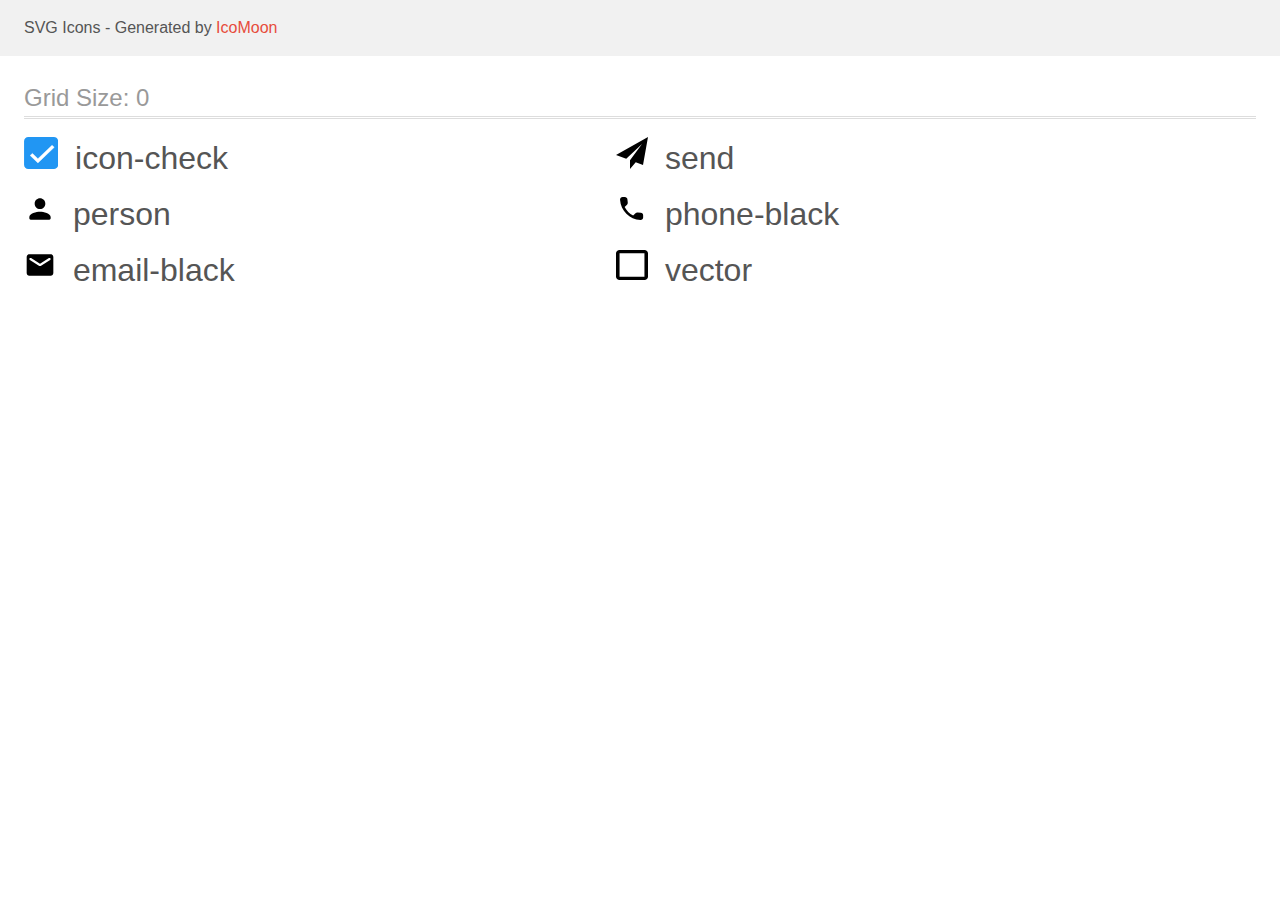
<file: images/icons/modal-icons/icomoon (9)/demo.html>
<!doctype html>
<html>
<head>
    <title>IcoMoon - SVG Icons</title>
    <meta charset="utf-8">
    <meta name="viewport" content="width=device-width, initial-scale=1">
    <link rel="stylesheet" href="demo-files/demo.css">
    <link rel="stylesheet" href="style.css">
</head>
<body>
<svg aria-hidden="true" style="position: absolute; width: 0; height: 0; overflow: hidden;" version="1.1" xmlns="http://www.w3.org/2000/svg" xmlns:xlink="http://www.w3.org/1999/xlink">
<defs>
<symbol id="icon-check" viewBox="0 0 34 32">
<path fill="#2196f3" style="fill: var(--color1, #2196f3)" d="M4.267 0h25.6c2.356 0 4.267 1.91 4.267 4.267v23.467c0 2.356-1.91 4.267-4.267 4.267h-25.6c-2.356 0-4.267-1.91-4.267-4.267v-23.467c0-2.356 1.91-4.267 4.267-4.267z"></path>
<path fill="#fff" style="fill: var(--color2, #fff); stroke: var(--color2, #fff)" stroke="#fff" stroke-linejoin="miter" stroke-linecap="butt" stroke-miterlimit="4" stroke-width="0.4267" d="M8.442 16.537l-0.147-0.14-2.205 2.088 7.767 7.41 16.318-15.567-2.19-2.089-14.128 13.465-5.416-5.167z"></path>
</symbol>
<symbol id="send" viewBox="0 0 32 32">
<path d="M32 0l-32 18 10.227 3.788 15.773-14.788-11.998 16.186 0.010 0.004-0.012-0.004v8.814l5.735-6.691 7.265 2.691 5-28z"></path>
</symbol>
<symbol id="person" viewBox="0 0 32 32">
<path d="M16 16c2.947 0 5.333-2.387 5.333-5.333s-2.387-5.333-5.333-5.333c-2.947 0-5.333 2.387-5.333 5.333s2.387 5.333 5.333 5.333zM16 18.667c-3.56 0-10.667 1.787-10.667 5.333v1.333c0 0.733 0.6 1.333 1.333 1.333h18.667c0.733 0 1.333-0.6 1.333-1.333v-1.333c0-3.547-7.107-5.333-10.667-5.333z"></path>
</symbol>
<symbol id="phone-black" viewBox="0 0 32 32">
<path d="M24.882 19.773l-3.268-0.373c-0.785-0.090-1.557 0.18-2.11 0.733l-2.367 2.367c-3.641-1.853-6.626-4.825-8.478-8.478l2.38-2.38c0.553-0.553 0.823-1.325 0.733-2.11l-0.373-3.242c-0.154-1.299-1.248-2.277-2.56-2.277h-2.226c-1.454 0-2.663 1.209-2.573 2.663 0.682 10.987 9.469 19.761 20.443 20.443 1.454 0.090 2.663-1.119 2.663-2.573v-2.226c0.013-1.299-0.965-2.393-2.264-2.547z"></path>
</symbol>
<symbol id="email-black" viewBox="0 0 32 32">
<path d="M26.667 5.333h-21.333c-1.467 0-2.653 1.2-2.653 2.667l-0.013 16c0 1.467 1.2 2.667 2.667 2.667h21.333c1.467 0 2.667-1.2 2.667-2.667v-16c0-1.467-1.2-2.667-2.667-2.667zM26.133 11l-9.427 5.893c-0.427 0.267-0.987 0.267-1.413 0l-9.427-5.893c-0.333-0.213-0.533-0.573-0.533-0.96 0-0.893 0.973-1.427 1.733-0.96l8.933 5.587 8.933-5.587c0.76-0.467 1.733 0.067 1.733 0.96 0 0.387-0.2 0.747-0.533 0.96z"></path>
</symbol>
<symbol id="vector" viewBox="0 0 32 32">
<path d="M28.444 4.333v23.333h-24.889v-23.333h24.889zM28.444 1h-24.889c-1.956 0-3.556 1.5-3.556 3.333v23.333c0 1.833 1.6 3.333 3.556 3.333h24.889c1.956 0 3.556-1.5 3.556-3.333v-23.333c0-1.833-1.6-3.333-3.556-3.333z"></path>
</symbol>
</defs>
</svg>

<header class="bgc1 clearfix">
<div class="mhl">
    <p>SVG Icons - Generated by <a href="https://icomoon.io/app">IcoMoon</a></p>
</div>
</header>
    <div class="clearfix mhl ptl">
        <h1 class="mvm mtn fgc1">Grid Size: 0</h1>
        <div class="glyph fs1">
            <div class="clearfix pbs">
                <svg class="icon icon-check"><use xlink:href="#icon-check"></use></svg><span class="name"> icon-check</span>
            </div>
        </div>
        <div class="glyph fs1">
            <div class="clearfix pbs">
                <svg class="icon send"><use xlink:href="#send"></use></svg><span class="name"> send</span>
            </div>
        </div>
        <div class="glyph fs1">
            <div class="clearfix pbs">
                <svg class="icon person"><use xlink:href="#person"></use></svg><span class="name"> person</span>
            </div>
        </div>
        <div class="glyph fs1">
            <div class="clearfix pbs">
                <svg class="icon phone-black"><use xlink:href="#phone-black"></use></svg><span class="name"> phone-black</span>
            </div>
        </div>
        <div class="glyph fs1">
            <div class="clearfix pbs">
                <svg class="icon email-black"><use xlink:href="#email-black"></use></svg><span class="name"> email-black</span>
            </div>
        </div>
        <div class="glyph fs1">
            <div class="clearfix pbs">
                <svg class="icon vector"><use xlink:href="#vector"></use></svg><span class="name"> vector</span>
            </div>
        </div>
  </div>
<script defer src="svgxuse.js"></script>
</body>
</html>
</file>
<file: css/styles.css>
:root {
  /* Головна палітра кольорів */
  --primary-text-color: #757575;
  --title-text-color: #212121;
  --accent-color: #2196f3;
  --white-text-color: #ffffff;
  --social-primary-color: #afb1b8;
  --footer-mail-color: rgba(255, 255, 255, 0.6);
  --modal-border-color: rgba(33, 33, 33, 0.2);
  /* CSS-змінні фонові кольори */
  --secondary-bg-color: #f5f4fa;
  --footer-bg-color: #2f303a;
  --accent-bg-color: #2196f3;
  --white-bg-color: #ffffff;
  --social-bg-color: rgba(255, 255, 255, 0.1);
  /* FLEX-змінні */
  --project-list-gap: 30px;
  --section-padding-gap: 94px;
  /* Тіні карток та кнопок */
  --shadow-portfolio: 0px 4px 4px rgba(0, 0, 0, 0.25);
  --shadow-studio: 0px 1px 3px rgba(0, 0, 0, 0.12), 0px 1px 1px rgba(0, 0, 0, 0.14),
    0px 2px 1px rgba(0, 0, 0, 0.2);
  /* OTHER */
  --cubic-bezier: cubic-bezier(0.4, 0, 0.2, 1);
}

body {
  color: var(--primary-text-color);
  font-family: Roboto, Raleway, Montserrat, sans-serif;
  letter-spacing: 0.03em;

  margin: 0;
}

/**
  |============================
  | RESET
  |============================
*/

/* скидання деяких налаштувань списків та посилань */
ul,
ol {
  list-style: none;
}
a {
  text-decoration: none;
  color: currentColor;
}
/* скидаємо MARGIN де це потрібно */
ul,
p,
h1,
h2,
h3 {
  margin: 0;
  padding: 0;
}
/* Для картинок прибираємо нижній просвіт */
img {
  display: block;
  max-width: 100%;
  height: auto;
}

/**
  |============================
  | КОНТЕЙНЕР
  |============================
*/

.container {
  width: 1200px;
  margin: 0 auto;
  padding: 0 15px;
}

/**
  |============================
  | Верхня лінія сторінки Студія
  |============================
*/
.logo-web {
  color: #2196f3;
  text-decoration: none;

  font-family: 'Raleway';
  font-weight: 700;
  font-size: 26px;
  line-height: 1.2;
  letter-spacing: 0.03em;
}

.header .logo-web {
  padding-top: 24px;
  padding-bottom: 25px;

  display: inline-block;
}

.logo-studio {
  color: #000000;
}
.header {
  border-bottom: 1px solid #ececec;

  background-color: var(--white-bg-color);

  font-weight: 500;
  font-size: 14px;
  line-height: 1.14;
  letter-spacing: 0.02em;
}

.nav a.current {
  color: var(--accent-color);
}

.nav a {
  padding-top: 32px;
  padding-bottom: 32px;

  color: var(--title-text-color);

  transition: color 250ms var(--cubic-bezier);
}
.nav a:hover,
.nav a:focus {
  color: var(--accent-color);
}

.contacts a {
  padding-top: 32px;
  padding-bottom: 32px;

  color: var(--primary-text-color);

  transition: color 250ms var(--cubic-bezier), fill 250ms var(--cubic-bezier);
}
.contacts a:hover,
.contacts a:focus {
  color: var(--accent-color);
  fill: var(--accent-color);
}

.envelope,
.smartphone {
  margin-right: 10px;
}

/* ФЛЕКС ХЕДЕРУ */

.header-flex {
  display: flex;
  align-items: center;
}

.nav {
  margin-left: 93px;
}

.nav-list {
  display: flex;
}
/**
  |============================
*/
.nav-list .item {
  position: relative;

  padding-top: 32px;
  padding-bottom: 32px;
}
/**
  |============================
*/
.nav-list .item:not(:last-child) {
  margin-right: 50px;
}

.header .contacts {
  display: flex;
  margin-left: auto;
}
.header .contacts-item:not(:last-child) {
  margin-right: 30px;
}

.header .mail,
.header .tel {
  display: flex;
  align-items: center;
}

/* Позиціонуємо підкреслення поточної сторінки */

.nav a.current::after {
  position: absolute;
  bottom: 0;
  left: 0;

  content: '';
  display: block;
  width: 100%;
  height: 4px;
  border-radius: 2px;

  background-color: var(--accent-bg-color);
}

/**
  |============================
  | Герой сторінка Студія
  |============================
*/

.hero {
  padding-top: 200px;
  padding-bottom: 200px;
  margin-left: auto;
  margin-right: auto;

  max-width: 1600px;
  min-height: 600px;
  background-color: #2f303a;
  text-align: center;

  background-image: linear-gradient(to right, rgba(47, 48, 58, 0.4), rgba(47, 48, 58, 0.4)),
    url(../images/bg-images/hero-bg.jpg);
  background-size: cover;
  background-position: center;
}

.hero-title {
  width: 696px;
  margin-left: auto;
  margin-right: auto;
  margin-bottom: 30px;

  color: var(--white-text-color);

  font-weight: 900;
  font-size: 44px;
  line-height: 1.36;
  letter-spacing: 0.06em;
  text-transform: uppercase;
  text-shadow: 0px 4px 4px rgba(0, 0, 0, 0.25);
}

.hero .button {
  color: var(--white-text-color);
  background-color: var(--accent-bg-color);
  cursor: pointer;

  display: inline-block;
  padding: 10px 32px;
  border-radius: 4px;
  box-shadow: 0px 4px 4px rgba(0, 0, 0, 0.15);
  min-width: 216px;
  min-height: 50px;
  border: none;

  font-family: inherit;
  font-weight: 700;
  font-size: 16px;
  line-height: 1.88;
  letter-spacing: 0.06em;
}

/**
  |============================
  | Студія-Особливості
  |============================
*/

.section-features {
  margin-top: 0;
  padding-top: var(--section-padding-gap);
  padding-bottom: var(--section-padding-gap);
}

.section-features .subtitle {
  margin-bottom: 10px;

  color: var(--title-text-color);

  font-size: 14px;
  line-height: 1.14;
  text-transform: uppercase;
}

.section-features p {
  margin-top: 0px;
  margin-bottom: 0px;

  font-size: 14px;
  line-height: 1.71;
}

.feature-box {
  display: inline-flex;
  justify-content: center;
  align-items: center;

  width: 270px;
  height: 120px;
  margin-bottom: 30px;

  background-color: var(--secondary-bg-color);
}

/* FLEX Особливості */

.feature-list {
  display: flex;
}

.feature-list .item {
  width: calc((100%-90px) / 4);
}

.feature-list .item:not(:last-child) {
  margin-right: 30px;
}

/**
  |============================
  | "Чим ми займаємося" AND "Наша команда"
  |============================
*/

.section-work h2,
.section-team h2,
.section-clients h2 {
  margin-bottom: 50px;

  color: var(--title-text-color);

  font-size: 36px;
  line-height: 1.17;
  text-align: center;
}

.section-work {
  /* padding-top: var(--section-padding-gap); */
  padding-bottom: var(--section-padding-gap);
}

.work-thumb {
  position: relative;

  width: 370px;
}

.work-thumb p {
  position: absolute;
  left: 0;
  bottom: 0;

  display: block;
  width: 100%;
  min-height: 70px;
  padding-top: 27px;
  padding-bottom: 27px;

  font-weight: 700;
  font-size: 14px;
  line-height: calc(16 / 14);
  text-align: center;
  letter-spacing: 0.03em;
  text-transform: uppercase;

  background-color: rgba(47, 48, 58, 0.8);

  color: var(--white-text-color);
}

.section-team {
  padding-top: var(--section-padding-gap);
  padding-bottom: var(--section-padding-gap);

  background-color: var(--secondary-bg-color);
}

.team-name {
  padding-top: 30px;
  padding-bottom: 30px;
}

.section-team h3 {
  color: var(--title-text-color);

  margin-bottom: 10px;
  font-weight: 500;
  font-size: 16px;
  line-height: 1.19;
  text-align: center;
}

.section-team p {
  margin-bottom: 16px;

  font-size: 16px;
  line-height: 1.19;
  text-align: center;
}

.team-list .item {
  box-shadow: var(--shadow-studio);
  border-radius: 0px 0px 4px 4px;
  background-color: var(--white-bg-color);
}

/* Абсолютне позиціонування img work  */

/* TEAM SOCIAL */

.section-team .social-list {
  display: flex;
  justify-content: center;
  gap: 10px;
}

.section-team .social-link {
  display: flex;
  justify-content: center;
  align-items: center;

  width: 44px;
  height: 44px;

  border-radius: 50%;

  color: var(--social-primary-color);
  fill: currentColor;

  transition: background-color 250ms var(--cubic-bezier), fill 250ms var(--cubic-bezier),
    transform 250ms var(--cubic-bezier);
}

.section-team .social-link:hover,
.section-team .social-link:focus {
  background-color: var(--accent-bg-color);
  fill: var(--white-text-color);
  transform: rotate(360deg);
  cursor: pointer;
}

/* FLEX Чим займаємося та команда */

.section-work .work-list,
.section-team .team-list {
  display: flex;
}
.work-list .item:not(:last-child) {
  margin-right: 30px;
}
.team-list .item:not(:last-child) {
  margin-right: 30px;
}

/**
  |============================
  | СЕКЦІЯ КЛІЄНТИ
  |============================
*/

.section-clients {
  padding-top: var(--section-padding-gap);
  padding-bottom: var(--section-padding-gap);
}

.section-clients .list {
  display: flex;
  justify-content: center;
}
.section-clients .item:not(:last-child) {
  margin-right: 30px;
}

.section-clients .link {
  display: inline-flex;
  justify-content: center;
  align-items: center;

  width: 170px;
  height: 92px;
  border: 1px solid #afb1b8;
  border-radius: 4px;

  color: var(--social-primary-color);
  fill: currentColor;

  transition: color 250ms var(--cubic-bezier), fill 250ms var(--cubic-bezier),
    border-color 250ms var(--cubic-bezier), transform 250ms var(--cubic-bezier);
}

.section-clients .link:hover,
.section-clients .link:focus {
  color: var(--accent-color);
  fill: var(--accent-color);
  border-color: var(--accent-color);
  transform: scale(1.15);
}

/**
  |============================
  | Підвал сторінки
  |============================
*/

.footer {
  padding-top: 60px;
  padding-bottom: 60px;

  background-color: var(--footer-bg-color);
}

.footer .logo-web {
  display: inline-block;
  margin-bottom: 20px;
}

footer .logo-studio {
  color: #ffffff;
}

.footer .address {
  color: var(--white-text-color);
}

.footer-address a {
  color: rgba(255, 255, 255, 0.6);
  font-style: normal;
  font-size: 14px;
  line-height: 1.71;

  transition: color 250ms var(--cubic-bezier);
}

.footer-address a:hover,
.footer-address a:focus {
  color: var(--accent-color);
}

.footer .address-item:not(:last-child) {
  margin-bottom: 9px;
}

/* FOOTER SOCIAL */

.footer-flex {
  display: flex;
  align-items: baseline;
}

.social {
  margin-left: 70px;
}

.footer .social-title {
  margin-bottom: 20px;

  font-weight: 700;
  font-size: 14px;
  line-height: calc(16px / 14px);
  letter-spacing: 0.03em;
  text-transform: uppercase;

  color: var(--white-text-color);
}

.social .list {
  display: flex;
}

.social .item:not(:last-child) {
  margin-right: 10px;
}

/* Add icons socials */

.footer .social-icons {
  fill: var(--white-text-color);
}

.social .link {
  display: inline-flex;
  justify-content: center;
  align-items: center;

  width: 44px;
  height: 44px;
  background-color: var(--social-bg-color);

  border-radius: 50%;

  transition: background-color 250ms var(--cubic-bezier), transform 250ms var(--cubic-bezier);
}

.social .link:hover,
.social .link:focus {
  background-color: var(--accent-bg-color);
  cursor: pointer;
  transform: rotate(360deg);
}

/* Footer SUBSCRIPTION */

.subscription {
  margin-left: 93px;
}

.footer input::placeholder {
  font-size: 16px;
  line-height: 1.25;
  letter-spacing: 0.03em;

  /* padding: 15px 16px; */

  color: var(--footer-mail-color);
}

.footer .email {
  margin-right: 12px;
  padding: 15px 16px;

  font-size: 12px;
  line-height: calc(14 / 12);
  letter-spacing: 0.01em;
  color: var(--footer-mail-color);

  width: 358px;
  height: 50px;
  border: 1px solid rgba(255, 255, 255, 0.3);
  border-radius: 4px;
  filter: drop-shadow(0px 4px 4px rgba(0, 0, 0, 0.15));

  background-color: transparent;
}

.footer .button {
  min-width: 200px;
  min-height: 50px;

  color: var(--white-text-color);
  background-color: var(--accent-bg-color);
  cursor: pointer;

  display: inline-flex;
  align-items: center;

  padding: 10px 28px;
  border-radius: 4px;
  box-shadow: 0px 4px 4px rgba(0, 0, 0, 0.15);

  border: none;

  font-family: inherit;
  font-weight: 700;
  font-size: 16px;
  line-height: calc(30 / 16);
  letter-spacing: 0.06em;
}

.footer .button > .send {
  fill: currentColor;
  margin-left: 10px;
}

/**
  |============================
  | Main content of a page Portfolio
  |============================
*/

.filters .button {
  display: inline-block;
  padding: 6px 22px;
  border-radius: 4px;

  min-height: 38px;
  border: none;

  color: var(--title-text-color);
  background-color: var(--secondary-bg-color);

  cursor: pointer;

  font-family: inherit;
  font-weight: 500;
  font-size: 16px;
  line-height: 1.62;
  letter-spacing: inherit;

  transition: color 250ms var(--cubic-bezier), background-color 250ms var(--cubic-bezier),
    box-shadow 250ms var(--cubic-bezier);
}

.filters .button:hover,
.filters .button:focus {
  color: var(--white-text-color);
  background-color: var(--accent-bg-color);
  box-shadow: var(--shadow-portfolio);
}

.section-projects {
  padding-top: var(--section-padding-gap);
  padding-bottom: var(--section-padding-gap);
}

.section-projects .filters {
  margin-bottom: 50px;
}

.project-list > .list-item {
  width: 370px;
}

.section-projects h2 {
  width: 322px;
  min-height: 36px;

  color: var(--title-text-color);

  font-size: 18px;
  line-height: 2;
  letter-spacing: 0.06em;
}

.section-projects p {
  width: 322px;
  min-height: 30px;

  margin-top: 4px;

  font-size: 16px;
  line-height: 1.88;
}

.project-name {
  padding: 20px 24px;

  border-left: 1px solid #ececec;
  border-right: 1px solid #ececec;
  border-bottom: 1px solid #ececec;
}

/* FLEX FILTERS */

.filters {
  display: flex;
  justify-content: center;
}
.filters .item:not(:last-child) {
  margin-right: 8px;
}

/* FLEX PROJECTS */

.project-list {
  display: flex;
  flex-wrap: wrap;
  gap: var(--project-list-gap);
}

/* Оверлей карточок Проєктів */

.project-thumb {
  position: relative;

  width: 370px;
  height: 294px;

  overflow: hidden;
}

.project-thumb .overlay {
  position: absolute;
  top: 0;
  left: 0;

  display: block;
  width: 100%;
  height: 100%;
  padding: 63px 24px;
  margin: 0;

  font-weight: 400;
  font-size: 18px;
  line-height: calc(28 / 18);
  letter-spacing: 0.03em;

  color: var(--white-text-color);
  background-color: rgba(33, 150, 243, 0.9);

  transform: translatey(100%);
  transition: transform 250ms var(--cubic-bezier);
}

.project-list .project-link {
  display: block;
  transition: box-shadow 250ms var(--cubic-bezier);
}

.project-list .project-link:hover,
.project-list .project-link:focus {
  box-shadow: var(--shadow-portfolio);
}

.project-list .project-link:hover .overlay,
.project-list .project-link:focus .overlay {
  transform: translatey(0);
}

/* Приховування заголовків */

.visually-hidden {
  position: absolute;
  width: 1px;
  height: 1px;
  margin: -1px;
  border: 0;
  padding: 0;

  white-space: nowrap;
  clip-path: inset(100%);
  clip: rect(0 0 0 0);
  overflow: hidden;
}

/**
  |============================
  | Модальне вікно
  |============================
*/

.backdrop {
  position: fixed;
  top: 0;
  left: 0;

  width: 100%;
  height: 100%;

  background-color: rgba(47, 48, 58, 0.6);

  opacity: 1;
  visibility: visible;
  transition: opacity 250ms var(--cubic-bezier), visibility 250ms var(--cubic-bezier);
}

.backdrop.is-hidden {
  opacity: 0;
  pointer-events: none;
  visibility: hidden;
}

.modal {
  position: absolute;
  top: 50%;
  left: 50%;

  padding: 40px;
  width: 528px;
  height: 581px;
  border-radius: 4px;

  background-color: var(--white-bg-color);

  transform: translate(-50%, -50%) scale(1);
  opacity: 1;
  transition: transform 250ms var(--cubic-bezier), opacity 250ms var(--cubic-bezier);
}

.backdrop.is-hidden .modal {
  transform: translate(-50%, -50%) scale(0.75);
  opacity: 0;
}

.modal .close {
  position: absolute;
  top: 8px;
  right: 8px;

  display: flex;
  justify-content: center;
  align-items: center;
  width: 30px;
  height: 30px;

  border: 1px solid rgba(0, 0, 0, 0.1);
  border-radius: 50%;

  background-color: var(--white-bg-color);
  transition: color 250ms var(--cubic-bezier), scale 250ms var(--cubic-bezier),
    transform 250ms var(--cubic-bezier);

  color: black;
}

.modal .close:hover,
.modal .close:focus {
  transform: rotate(180deg) scale(1.15);
  color: var(--accent-color);
  cursor: pointer;
}

.modal-close {
  fill: currentColor;
}

/* Елементи форми */

form > h2 {
  margin-bottom: 12px;

  font-weight: 700;
  font-size: 20px;
  line-height: calc(23 / 20);
  text-align: center;
  letter-spacing: 0.03em;

  color: var(--title-text-color);
}

.form-field {
  position: relative;
  display: flex;
  flex-direction: column;
  gap: 4px;
  margin-bottom: 10px;

  /* transition: fill 1000ms var(--cubic-bezier); */
}

.form-field:nth-of-type(4) {
  margin-bottom: 20px;
}

.form-field label {
  font-size: 12px;
  line-height: calc(14 / 12);
  letter-spacing: 0.01em;

  color: var(--primary-text-color);
}

.form-field input {
  padding: 11px 12px;
  padding-left: 42px;
  width: 100%;
  height: 40px;

  font-size: 12px;
  line-height: calc(14 / 12);
  letter-spacing: 0.01em;
  color: var(--title-text-color);

  border: 1px solid var(--modal-border-color);
  border-radius: 4px;
  outline: transparent;

  transition: border-color 250ms var(--cubic-bezier);
}

.text-field:hover,
.form-field textarea:hover {
  cursor: pointer;
}

.form-field textarea {
  padding: 12px 16px;
  width: 100%;

  font-size: 12px;
  line-height: calc(14 / 12);
  letter-spacing: 0.01em;
  color: var(--title-text-color);

  border: 1px solid var(--modal-border-color);
  border-radius: 4px;
  outline: transparent;
}

.form-field textarea:focus {
  border-color: var(--accent-color);
}

textarea {
  resize: none;
}

textarea::placeholder {
  font-size: 12px;
  line-height: calc(14 / 12);
  letter-spacing: 0.01em;

  color: rgba(117, 117, 117, 0.5);
}

.text-field:focus {
  border-color: var(--accent-color);
}

.text-field:focus + .form-icon {
  fill: var(--accent-color);
  transition: fill 250ms var(--cubic-bezier);
}

.licence {
  margin-bottom: 30px;
}

.licence-lable {
  display: flex;
  align-items: center;
  gap: 8px;
}

.licence label {
  margin-left: 8px;
  font-size: 14px;
  line-height: calc(24 / 14);
  letter-spacing: 0.03em;

  color: var(--primary-text-color);
}

.checkbox {
  position: absolute;
  width: 1px;
  height: 1px;
  margin: -1px;
  border: 0;
  padding: 0;

  white-space: nowrap;
  clip-path: inset(100%);
  clip: rect(0 0 0 0);
  overflow: hidden;
}

.licence .icon {
  display: inline-flex;
  align-items: center;
  justify-content: center;

  width: 16px;
  height: 15px;
  border: 2px solid var(--title-text-color);
  border-radius: 4px;

  background-origin: border-box;
}

.checkbox:checked + .icon {
  background-color: var(--accent-bg-color);
  border-color: var(--accent-color);
}

.form-icon {
  position: absolute;
  top: 50%;
  left: 12px;
}

form .licence-link {
  text-decoration-line: underline;
  color: var(--accent-bg-color);
}

form .btn {
  display: block;
  margin-right: auto;
  margin-left: auto;

  min-width: 200px;
  min-height: 50px;

  color: var(--white-text-color);
  background-color: var(--accent-bg-color);
  cursor: pointer;

  text-align: center;
  padding: 10px 10px;
  border-radius: 4px;
  box-shadow: 0px 4px 4px rgba(0, 0, 0, 0.15);

  border: none;

  font-family: inherit;
  font-weight: 700;
  font-size: 16px;
  line-height: calc(30 / 16);
  letter-spacing: 0.06em;
}
</file>
<file: images/icons/modal-icons/icomoon (9)/demo-files/demo.css>
body {
  padding: 0;
  margin: 0;
  font-family: sans-serif;
  font-size: 1em;
  line-height: 1.5;
  color: #555;
  background: #fff;
}
h1 {
  font-size: 1.5em;
  font-weight: normal;
  box-shadow: 0 1px #ddd, 0 2px #fff, 0 3px #ddd;
}
small {
  font-size: .66666667em;
}
a {
  color: #e74c3c;
  text-decoration: none;
}
a:hover, a:focus {
  box-shadow: 0 1px #e74c3c;
}
.bshadow0, input {
  box-shadow: inset 0 -2px #e7e7e7;
}
input:hover {
  box-shadow: inset 0 -2px #ccc;
}
input, fieldset {
  font-size: 1em;
  margin: 0;
  padding: 0;
  border: 0;
}
input {
  color: inherit;
  line-height: 1.5;
  height: 1.5em;
  padding: .25em 0;
}
input:focus {
  outline: none;
  box-shadow: inset 0 -2px #449fdb;
}
.glyph {
  font-size: 16px;
  margin-right: 1.5em;
  float: left;
  width: 17em;
}
svg {
  color: #000;
}
.liga {
  width: 80%;
  width: calc(100% - 2.5em);
}
.talign-right {
  text-align: right;
}
.talign-center {
  text-align: center;
}
.bgc1 {
  background: #f1f1f1;
}
.fgc0 {
  color: #000;
}
.fgc1 {
  color: #999;
}
p {
  margin-top: 1em;
  margin-bottom: 1em;
}
.mvm {
  margin-top: .75em;
  margin-bottom: .75em;
}
.mtn {
  margin-top: 0;
}
.mtl, .mal {
  margin-top: 1.5em;
}
.mbl, .mal {
  margin-bottom: 1.5em;
}
.mal, .mhl {
  margin-left: 1.5em;
  margin-right: 1.5em;
}
.mhmm {
  margin-left: 1em;
  margin-right: 1em;
}
.ptl {
  padding-top: 1.5em;
}
.pbs, .pvs {
  padding-bottom: .25em;
}
.pvs, .pts {
  padding-top: .25em;
}
.unit {
  float: left;
}
.unitRight {
  float: right;
}
.size1of2 {
  width: 50%;
}
.size1of1 {
  width: 100%;
}
.clearfix:before, .clearfix:after {
  content: " ";
  display: table;
}
.clearfix:after {
  clear: both;
}
.hidden-true {
  display: none;
}
.textbox0 {
  width: 3em;
  background: #f1f1f1;
  padding: .25em .5em;
  line-height: 1.5;
  height: 1.5em;
}
.fs0 {
  font-size: 16px;
}
.fs1 {
  font-size: 32px;
}
.name {
  margin-left: .25em;
}
</file>
<file: images/icons/modal-icons/icomoon (9)/style.css>
.icon {
  display: inline-block;
  width: 1em;
  height: 1em;
  stroke-width: 0;
  stroke: currentColor;
  fill: currentColor;
}

/* ==========================================
Single-colored icons can be modified like so:
.name {
  font-size: 32px;
  color: red;
}
========================================== */

.icon-check {
  width: 1.06640625em;
}
</file>
